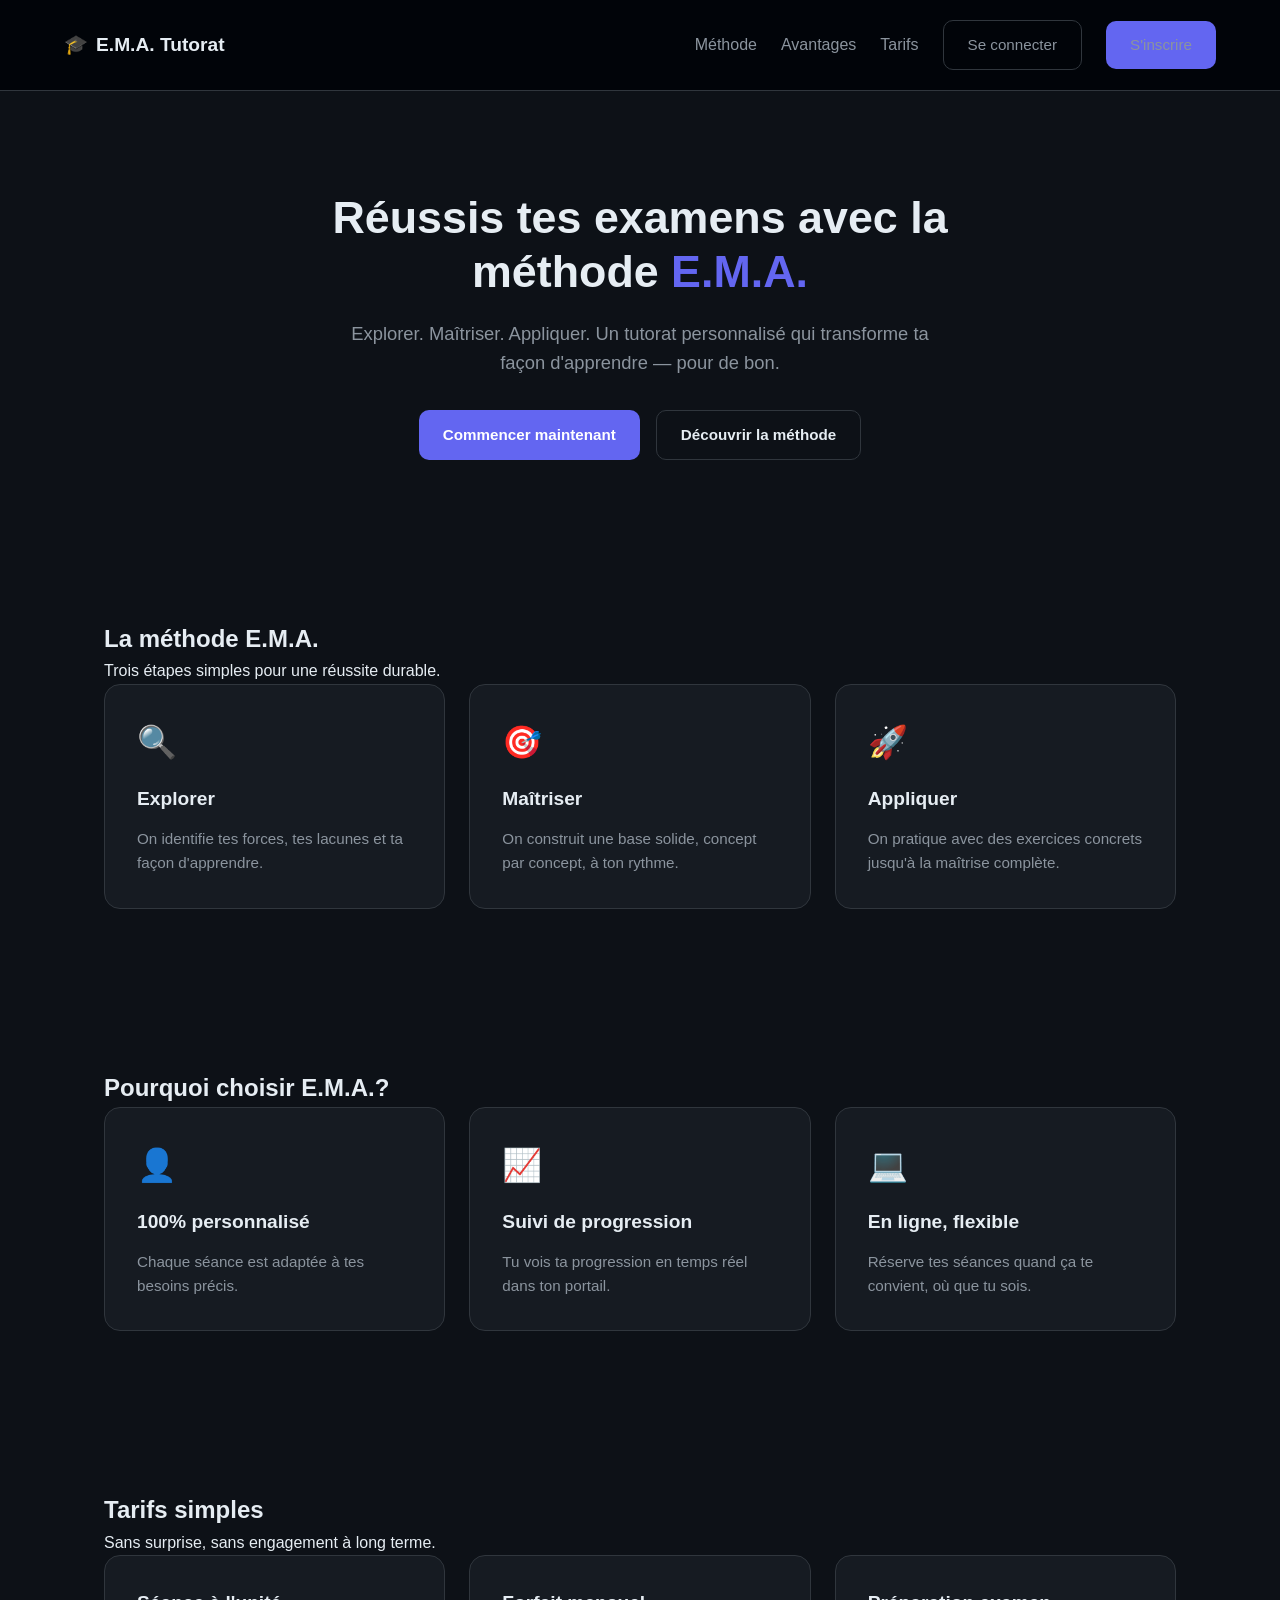
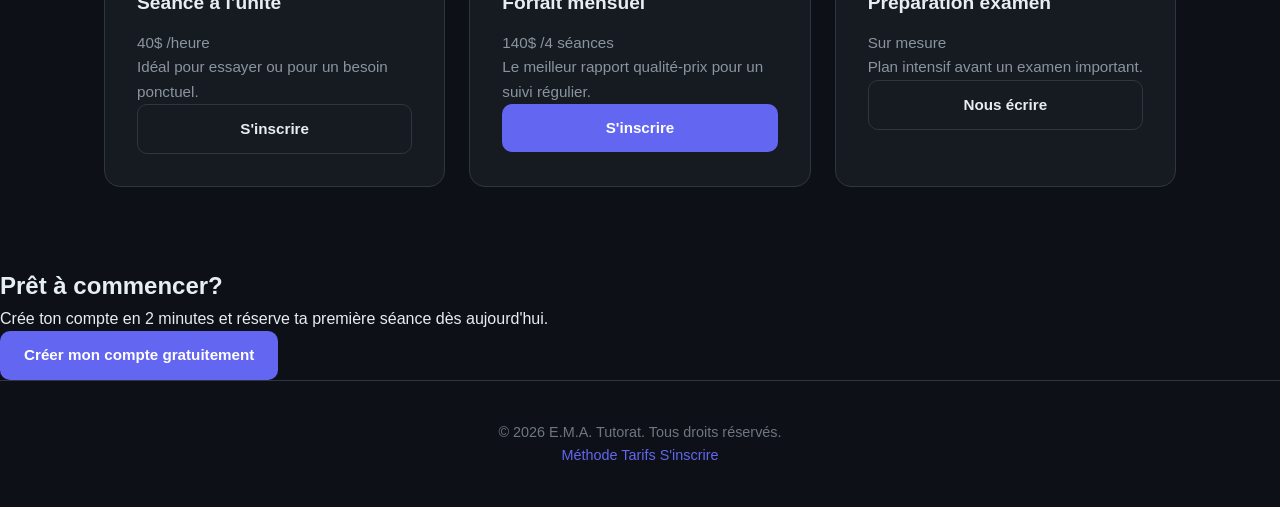
<file: index.html>
<!DOCTYPE html>
<html lang="fr-CA">
<head>
<meta charset="UTF-8">
<meta name="viewport" content="width=device-width, initial-scale=1.0">
<title>E.M.A. Tutorat — Réussis avec la méthode E.M.A.</title>
<meta name="description" content="Tutorat personnalisé au Québec. Méthode E.M.A. : Explorer, Maîtriser, Appliquer. Inscris-toi dès maintenant.">
<link rel="stylesheet" href="style.css">
</head>
<body>

<!-- ============================================
     NAVBAR
     ============================================ -->
<nav class="navbar">
  <div class="logo">
    <span>🎓</span> E.M.A. Tutorat
  </div>
  <div class="nav-links">
    <a href="#methode">Méthode</a>
    <a href="#avantages">Avantages</a>
    <a href="#tarifs">Tarifs</a>
    <a href="inscription.html" class="btn btn-secondary">Se connecter</a>
    <a href="inscription.html" class="btn btn-primary">S'inscrire</a>
  </div>
</nav>

<!-- ============================================
     HERO — Section principale
     ============================================ -->
<section class="hero">
  <h1>Réussis tes examens avec la méthode <span class="highlight">E.M.A.</span></h1>
  <p>
    Explorer. Maîtriser. Appliquer. Un tutorat personnalisé qui transforme
    ta façon d'apprendre — pour de bon.
  </p>
  <div class="hero-buttons">
    <a href="inscription.html" class="btn btn-primary">Commencer maintenant</a>
    <a href="#methode" class="btn btn-secondary">Découvrir la méthode</a>
  </div>
</section>

<!-- ============================================
     SECTION MÉTHODE (résumée)
     ============================================ -->
<section id="methode" class="section">
  <h2>La méthode E.M.A.</h2>
  <p class="section-subtitle">Trois étapes simples pour une réussite durable.</p>

  <div class="grid-3">
    <div class="card">
      <div class="card-icon">🔍</div>
      <h3>Explorer</h3>
      <p>On identifie tes forces, tes lacunes et ta façon d'apprendre.</p>
    </div>
    <div class="card">
      <div class="card-icon">🎯</div>
      <h3>Maîtriser</h3>
      <p>On construit une base solide, concept par concept, à ton rythme.</p>
    </div>
    <div class="card">
      <div class="card-icon">🚀</div>
      <h3>Appliquer</h3>
      <p>On pratique avec des exercices concrets jusqu'à la maîtrise complète.</p>
    </div>
  </div>
</section>

<!-- ============================================
     SECTION AVANTAGES (résumée)
     ============================================ -->
<section id="avantages" class="section section-alt">
  <h2>Pourquoi choisir E.M.A.?</h2>

  <div class="grid-3">
    <div class="card">
      <div class="card-icon">👤</div>
      <h3>100% personnalisé</h3>
      <p>Chaque séance est adaptée à tes besoins précis.</p>
    </div>
    <div class="card">
      <div class="card-icon">📈</div>
      <h3>Suivi de progression</h3>
      <p>Tu vois ta progression en temps réel dans ton portail.</p>
    </div>
    <div class="card">
      <div class="card-icon">💻</div>
      <h3>En ligne, flexible</h3>
      <p>Réserve tes séances quand ça te convient, où que tu sois.</p>
    </div>
  </div>
</section>

<!-- ============================================
     SECTION TARIFS (résumée)
     ============================================ -->
<section id="tarifs" class="section">
  <h2>Tarifs simples</h2>
  <p class="section-subtitle">Sans surprise, sans engagement à long terme.</p>

  <div class="grid-3">
    <div class="card">
      <h3>Séance à l'unité</h3>
      <p class="price">40$ <span>/heure</span></p>
      <p>Idéal pour essayer ou pour un besoin ponctuel.</p>
      <a href="inscription.html" class="btn btn-secondary btn-full">S'inscrire</a>
    </div>
    <div class="card card-highlight">
      <h3>Forfait mensuel</h3>
      <p class="price">140$ <span>/4 séances</span></p>
      <p>Le meilleur rapport qualité-prix pour un suivi régulier.</p>
      <a href="inscription.html" class="btn btn-primary btn-full">S'inscrire</a>
    </div>
    <div class="card">
      <h3>Préparation examen</h3>
      <p class="price">Sur mesure</p>
      <p>Plan intensif avant un examen important.</p>
      <a href="inscription.html" class="btn btn-secondary btn-full">Nous écrire</a>
    </div>
  </div>
</section>

<!-- ============================================
     CTA FINAL
     ============================================ -->
<section class="cta-final">
  <h2>Prêt à commencer?</h2>
  <p>Crée ton compte en 2 minutes et réserve ta première séance dès aujourd'hui.</p>
  <a href="inscription.html" class="btn btn-primary btn-lg">Créer mon compte gratuitement</a>
</section>

<!-- ============================================
     FOOTER
     ============================================ -->
<footer class="footer">
  <p>&copy; 2026 E.M.A. Tutorat. Tous droits réservés.</p>
  <div class="footer-links">
    <a href="#methode">Méthode</a>
    <a href="#tarifs">Tarifs</a>
    <a href="inscription.html">S'inscrire</a>
  </div>
</footer>

</body>
</html>
</file>
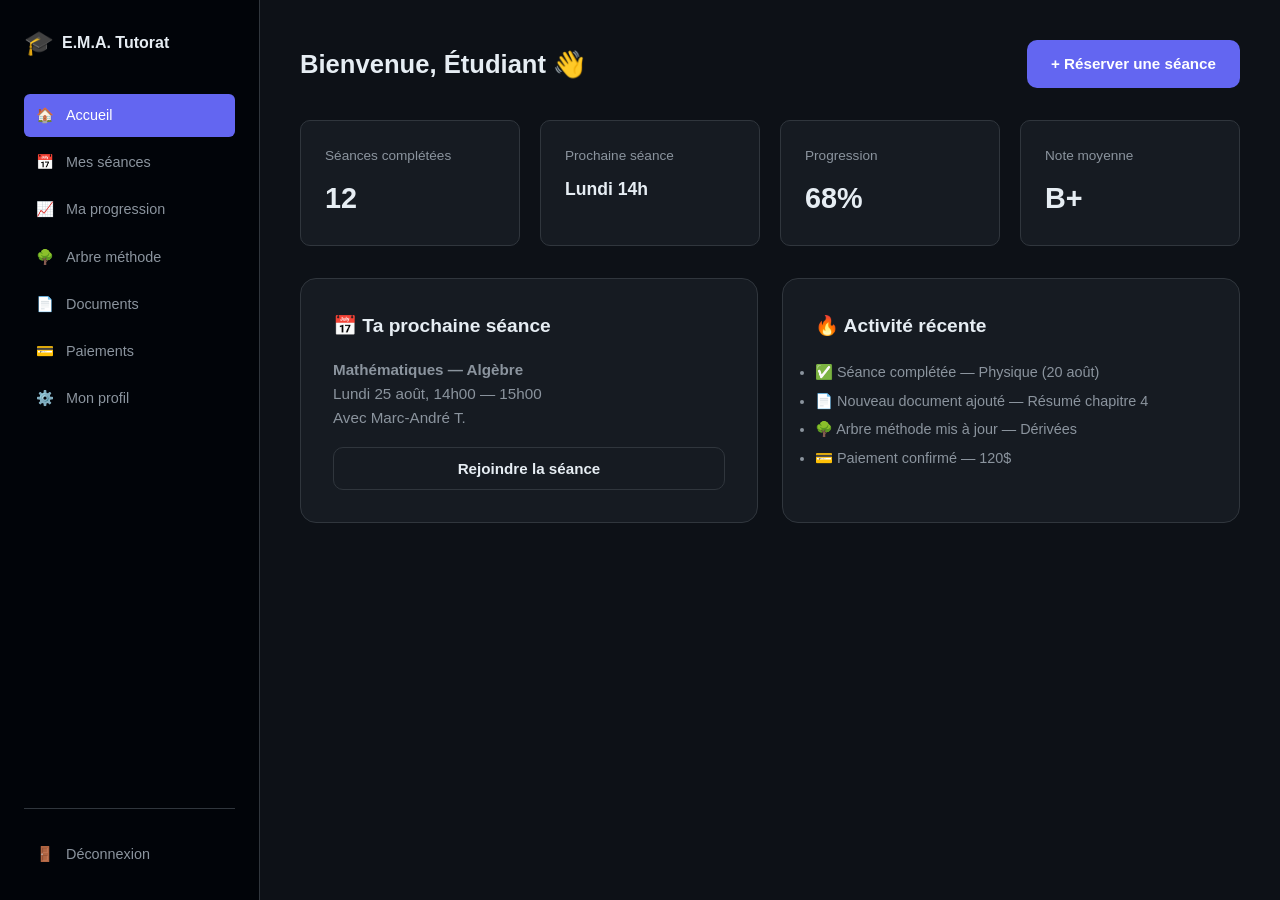
<file: dashboard.html>
<!DOCTYPE html>
<html lang="fr-CA">
<head>
<meta charset="UTF-8">
<meta name="viewport" content="width=device-width, initial-scale=1.0">
<title>Portail Étudiant — E.M.A. Tutorat</title>
<meta name="description" content="Ton tableau de bord personnel E.M.A. Tutorat.">
<link rel="stylesheet" href="style.css">
</head>
<body>

<div class="dashboard-container">

  <!-- ===================================
       SIDEBAR — Navigation latérale
       =================================== -->
  <aside class="sidebar">

    <div class="sidebar-logo">
      <span class="logo-icon">🎓</span>
      <strong>E.M.A. Tutorat</strong>
    </div>

    <nav class="sidebar-nav">
      <a href="#accueil" class="sidebar-link active" onclick="showSection('accueil', this)">
        <span>🏠</span> Accueil
      </a>
      <a href="#seances" class="sidebar-link" onclick="showSection('seances', this)">
        <span>📅</span> Mes séances
      </a>
      <a href="#progression" class="sidebar-link" onclick="showSection('progression', this)">
        <span>📈</span> Ma progression
      </a>
      <a href="#methode" class="sidebar-link" onclick="showSection('methode', this)">
        <span>🌳</span> Arbre méthode
      </a>
      <a href="#documents" class="sidebar-link" onclick="showSection('documents', this)">
        <span>📄</span> Documents
      </a>
      <a href="#paiements" class="sidebar-link" onclick="showSection('paiements', this)">
        <span>💳</span> Paiements
      </a>
      <a href="#profil" class="sidebar-link" onclick="showSection('profil', this)">
        <span>⚙️</span> Mon profil
      </a>
    </nav>

    <div style="margin-top: auto; padding-top: 24px; border-top: 1px solid var(--color-border);">
      <a href="index.html" class="sidebar-link">
        <span>🚪</span> Déconnexion
      </a>
    </div>

  </aside>

  <!-- ===================================
       CONTENU PRINCIPAL
       =================================== -->
  <main class="main-content">

    <!-- ============ SECTION ACCUEIL ============ -->
    <div id="section-accueil" class="dashboard-section">

      <div class="dashboard-header">
        <h1>Bienvenue, <span id="userFirstName">Étudiant</span> 👋</h1>
        <a href="#seances" class="btn btn-primary" onclick="showSection('seances', document.querySelectorAll('.sidebar-link')[1])">
          + Réserver une séance
        </a>
      </div>

      <!-- Cartes statistiques -->
      <div class="stat-cards">
        <div class="stat-card">
          <div class="stat-label">Séances complétées</div>
          <div class="stat-value">12</div>
        </div>
        <div class="stat-card">
          <div class="stat-label">Prochaine séance</div>
          <div class="stat-value" style="font-size: 1.1rem;">Lundi 14h</div>
        </div>
        <div class="stat-card">
          <div class="stat-label">Progression</div>
          <div class="stat-value">68%</div>
        </div>
        <div class="stat-card">
          <div class="stat-label">Note moyenne</div>
          <div class="stat-value">B+</div>
        </div>
      </div>

      <!-- Section double colonne : prochaine séance + activité récente -->
      <div class="grid-2">

        <div class="card">
          <h3>📅 Ta prochaine séance</h3>
          <p style="margin: 16px 0;">
            <strong>Mathématiques — Algèbre</strong><br>
            Lundi 25 août, 14h00 — 15h00<br>
            Avec Marc-André T.
          </p>
          <button class="btn btn-secondary btn-full" onclick="alert('Simulation : lien Zoom/Meet à venir')">
            Rejoindre la séance
          </button>
        </div>

        <div class="card">
          <h3>🔥 Activité récente</h3>
          <ul style="margin-top: 16px; color: var(--color-text-muted); font-size: 0.9rem; line-height: 2;">
            <li>✅ Séance complétée — Physique (20 août)</li>
            <li>📄 Nouveau document ajouté — Résumé chapitre 4</li>
            <li>🌳 Arbre méthode mis à jour — Dérivées</li>
            <li>💳 Paiement confirmé — 120$</li>
          </ul>
        </div>

      </div>

    </div>

    <!-- ============ SECTION SÉANCES ============ -->
    <div id="section-seances" class="dashboard-section" style="display:none;">

      <div class="dashboard-header">
        <h1>Mes séances</h1>
      </div>

      <div class="card" style="margin-bottom: 24px;">
        <h3>📆 Réserver une nouvelle séance</h3>
        <p style="color: var(--color-text-muted); margin: 12px 0 20px;">
          Choisis un créneau disponible dans le calendrier ci-dessous.
        </p>
        <!-- Intégration Cal.com (remplacer TON-USERNAME) -->
        <div style="background: var(--color-bg-darker); border: 1px dashed var(--color-border); border-radius: var(--radius-md); padding: 40px; text-align: center; color: var(--color-text-dim);">
          [ Widget Cal.com sera intégré ici — iframe Cal.com ]
        </div>
      </div>

      <div class="card">
        <h3>📋 Historique de mes séances</h3>
        <table style="width: 100%; margin-top: 16px; border-collapse: collapse;">
          <thead>
            <tr style="border-bottom: 1px solid var(--color-border); text-align: left;">
              <th style="padding: 10px; color: var(--color-text-muted); font-size: 0.85rem;">Date</th>
              <th style="padding: 10px; color: var(--color-text-muted); font-size: 0.85rem;">Matière</th>
              <th style="padding: 10px; color: var(--color-text-muted); font-size: 0.85rem;">Tuteur</th>
              <th style="padding: 10px; color: var(--color-text-muted); font-size: 0.85rem;">Statut</th>
            </tr>
          </thead>
          <tbody id="tableSeances">
            <tr style="border-bottom: 1px solid var(--color-border);">
              <td style="padding: 10px;">20 août 2026</td>
              <td style="padding: 10px;">Physique</td>
              <td style="padding: 10px;">Marc-André T.</td>
              <td style="padding: 10px;"><span style="color: var(--color-secondary);">✅ Complétée</span></td>
            </tr>
            <tr style="border-bottom: 1px solid var(--color-border);">
              <td style="padding: 10px;">13 août 2026</td>
              <td style="padding: 10px;">Mathématiques</td>
              <td style="padding: 10px;">Marc-André T.</td>
              <td style="padding: 10px;"><span style="color: var(--color-secondary);">✅ Complétée</span></td>
            </tr>
            <tr>
              <td style="padding: 10px;">25 août 2026</td>
              <td style="padding: 10px;">Mathématiques</td>
              <td style="padding: 10px;">Marc-André T.</td>
              <td style="padding: 10px;"><span style="color: var(--color-accent);">🕓 À venir</span></td>
            </tr>
          </tbody>
        </table>
      </div>

    </div>

    <!-- ============ SECTION PROGRESSION ============ -->
    <div id="section-progression" class="dashboard-section" style="display:none;">

      <div class="dashboard-header">
        <h1>Ma progression</h1>
      </div>

      <div class="grid-2">
        <div class="card">
          <h3>📊 Progression par matière</h3>
          <div style="margin-top: 20px;">

            <div style="margin-bottom: 16px;">
              <div style="display:flex; justify-content:space-between; margin-bottom:6px; font-size:0.9rem;">
                <span>Mathématiques</span><span>75%</span>
              </div>
              <div style="background: var(--color-bg-darker); border-radius: 8px; height: 8px; overflow: hidden;">
                <div style="background: var(--color-primary); height: 100%; width: 75%;"></div>
              </div>
            </div>

            <div style="margin-bottom: 16px;">
              <div style="display:flex; justify-content:space-between; margin-bottom:6px; font-size:0.9rem;">
                <span>Physique</span><span>60%</span>
              </div>
              <div style="background: var(--color-bg-darker); border-radius: 8px; height: 8px; overflow: hidden;">
                <div style="background: var(--color-secondary); height: 100%; width: 60%;"></div>
              </div>
            </div>

            <div>
              <div style="display:flex; justify-content:space-between; margin-bottom:6px; font-size:0.9rem;">
                <span>Chimie</span><span>45%</span>
              </div>
              <div style="background: var(--color-bg-darker); border-radius: 8px; height: 8px; overflow: hidden;">
                <div style="background: var(--color-accent); height: 100%; width: 45%;"></div>
              </div>
            </div>

          </div>
        </div>

        <div class="card">
          <h3>🎯 Objectifs actuels</h3>
          <ul style="margin-top: 16px; color: var(--color-text-muted); font-size: 0.9rem; line-height: 2;">
            <li>☐ Maîtriser les dérivées (Mathématiques)</li>
            <li>☑ Comprendre les lois de Newton (Physique)</li>
            <li>☐ Réviser la stœchiométrie (Chimie)</li>
            <li>☐ Pratiquer 5 examens blancs avant l'examen final</li>
          </ul>
        </div>
      </div>

    </div>

    <!-- ============ SECTION ARBRE MÉTHODE ============ -->
    <div id="section-methode" class="dashboard-section" style="display:none;">

      <div class="dashboard-header">
        <h1>Arbre méthode E.M.A.</h1>
      </div>

      <div class="card">
        <p style="color: var(--color-text-muted); margin-bottom: 24px;">
          Visualise comment chaque concept se connecte pour bâtir ta compréhension globale.
        </p>
        <div style="background: var(--color-bg-darker); border: 1px dashed var(--color-border); border-radius: var(--radius-md); padding: 60px; text-align: center; color: var(--color-text-dim);">
          🌳 [ Visualisation de l'arbre méthode à intégrer — prochaine étape ]
        </div>
      </div>

    </div>

    <!-- ============ SECTION DOCUMENTS ============ -->
    <div id="section-documents" class="dashboard-section" style="display:none;">

      <div class="dashboard-header">
        <h1>Mes documents</h1>
      </div>

      <div class="card">
        <table style="width: 100%; border-collapse: collapse;">
          <thead>
            <tr style="border-bottom: 1px solid var(--color-border); text-align: left;">
              <th style="padding: 10px; color: var(--color-text-muted); font-size: 0.85rem;">Nom</th>
              <th style="padding: 10px; color: var(--color-text-muted); font-size: 0.85rem;">Matière</th>
              <th style="padding: 10px; color: var(--color-text-muted); font-size: 0.85rem;">Date</th>
              <th style="padding: 10px; color: var(--color-text-muted); font-size: 0.85rem;"></th>
            </tr>
          </thead>
          <tbody>
            <tr style="border-bottom: 1px solid var(--color-border);">
              <td style="padding: 10px;">📄 Résumé chapitre 4 — Dérivées</td>
              <td style="padding: 10px;">Mathématiques</td>
              <td style="padding: 10px;">20 août 2026</td>
              <td style="padding: 10px;"><a href="#" class="btn btn-secondary" style="padding: 6px 14px; font-size:0.85rem;">Télécharger</a></td>
            </tr>
            <tr>
              <td style="padding: 10px;">📄 Formulaire lois de Newton</td>
              <td style="padding: 10px;">Physique</td>
              <td style="padding: 10px;">13 août 2026</td>
              <td style="padding: 10px;"><a href="#" class="btn btn-secondary" style="padding: 6px 14px; font-size:0.85rem;">Télécharger</a></td>
            </tr>
          </tbody>
        </table>
      </div>

    </div>

    <!-- ============ SECTION PAIEMENTS ============ -->
    <div id="section-paiements" class="dashboard-section" style="display:none;">

      <div class="dashboard-header">
        <h1>Paiements</h1>
      </div>

      <div class="grid-2">
        <div class="card">
          <h3>💳 Solde actuel</h3>
          <p style="font-size: 2rem; font-weight: 700; margin: 16px 0; color: var(--color-secondary);">0,00 $</p>
          <p style="color: var(--color-text-muted); font-size: 0.9rem;">Aucun montant dû. Merci!</p>
        </div>

        <div class="card">
          <h3>📤 Effectuer un paiement Interac</h3>
          <p style="color: var(--color-text-muted); margin: 12px 0;">
            Envoie ton virement Interac à :
          </p>
          <p style="background: var(--color-bg-darker); padding: 12px; border-radius: var(--radius-sm); font-weight: 600; text-align: center;">
            paiement@ema-tutorat.ca
          </p>
        </div>
      </div>

      <div class="card" style="margin-top: 24px;">
        <h3>📋 Historique des paiements</h3>
        <table style="width: 100%; margin-top: 16px; border-collapse: collapse;">
          <thead>
            <tr style="border-bottom: 1px solid var(--color-border); text-align: left;">
              <th style="padding: 10px; color: var(--color-text-muted); font-size: 0.85rem;">Date</th>
              <th style="padding: 10px; color: var(--color-text-muted); font-size: 0.85rem;">Montant</th>
              <th style="padding: 10px; color: var(--color-text-muted); font-size: 0.85rem;">Statut</th>
            </tr>
          </thead>
          <tbody>
            <tr>
              <td style="padding: 10px;">15 août 2026</td>
              <td style="padding: 10px;">120,00 $</td>
              <td style="padding: 10px;"><span style="color: var(--color-secondary);">✅ Confirmé</span></td>
            </tr>
          </tbody>
        </table>
      </div>

    </div>

    <!-- ============ SECTION PROFIL ============ -->
    <div id="section-profil" class="dashboard-section" style="display:none;">

      <div class="dashboard-header">
        <h1>Mon profil</h1>
      </div>

      <div class="card" style="max-width: 500px;">
        <form class="auth-form" onsubmit="return saveProfile(event)">

          <div class="form-row">
            <div class="form-group">
              <label for="profPrenom">Prénom</label>
              <input type="text" id="profPrenom" value="Étudiant">
            </div>
            <div class="form-group">
              <label for="profNom">Nom</label>
              <input type="text" id="profNom" value="Test">
            </div>
          </div>

          <div class="form-group">
            <label for="profEmail">Courriel</label>
            <input type="email" id="profEmail" value="etudiant@exemple.com">
          </div>

          <div class="form-group">
            <label for="profTel">Téléphone</label>
            <input type="tel" id="profTel" value="514-000-0000">
          </div>

          <div class="form-group">
            <label for="profNiveau">Niveau scolaire</label>
            <select id="profNiveau">
              <option>Secondaire 1</option>
              <option>Secondaire 2</option>
              <option>Secondaire 3</option>
              <option>Secondaire 4</option>
              <option selected>Secondaire 5</option>
              <option>Cégep</option>
              <option>Université</option>
            </select>
          </div>

          <button type="submit" class="btn btn-primary btn-full">Enregistrer les modifications</button>

        </form>
      </div>

    </div>

  </main>

</div>

<script>
// ============================================
// NAVIGATION ENTRE SECTIONS DU DASHBOARD
// ============================================
function showSection(sectionName, linkElement) {
  // Cacher toutes les sections
  document.querySelectorAll('.dashboard-section').forEach(section => {
    section.style.display = 'none';
  });

  // Afficher la section demandée
  const target = document.getElementById('section-' + sectionName);
  if (target) target.style.display = 'block';

  // Mettre à jour l'état actif dans la sidebar
  document.querySelectorAll('.sidebar-link').forEach(link => {
    link.classList.remove('active');
  });
  if (linkElement) linkElement.classList.add('active');
}

// ============================================
// SIMULATION SAUVEGARDE PROFIL
// ============================================
function saveProfile(event) {
  event.preventDefault();
  alert('Profil mis à jour (simulation) ✅');
  return false;
}

// ============================================
// AU CHARGEMENT : afficher prénom personnalisé si disponible
// ============================================
window.addEventListener('DOMContentLoaded', () => {
  const savedName = localStorage.getItem('ema_prenom');
  if (savedName) {
    document.getElementById('userFirstName').textContent = savedName;
  }
});
</script>

</body>
</html>
</file>
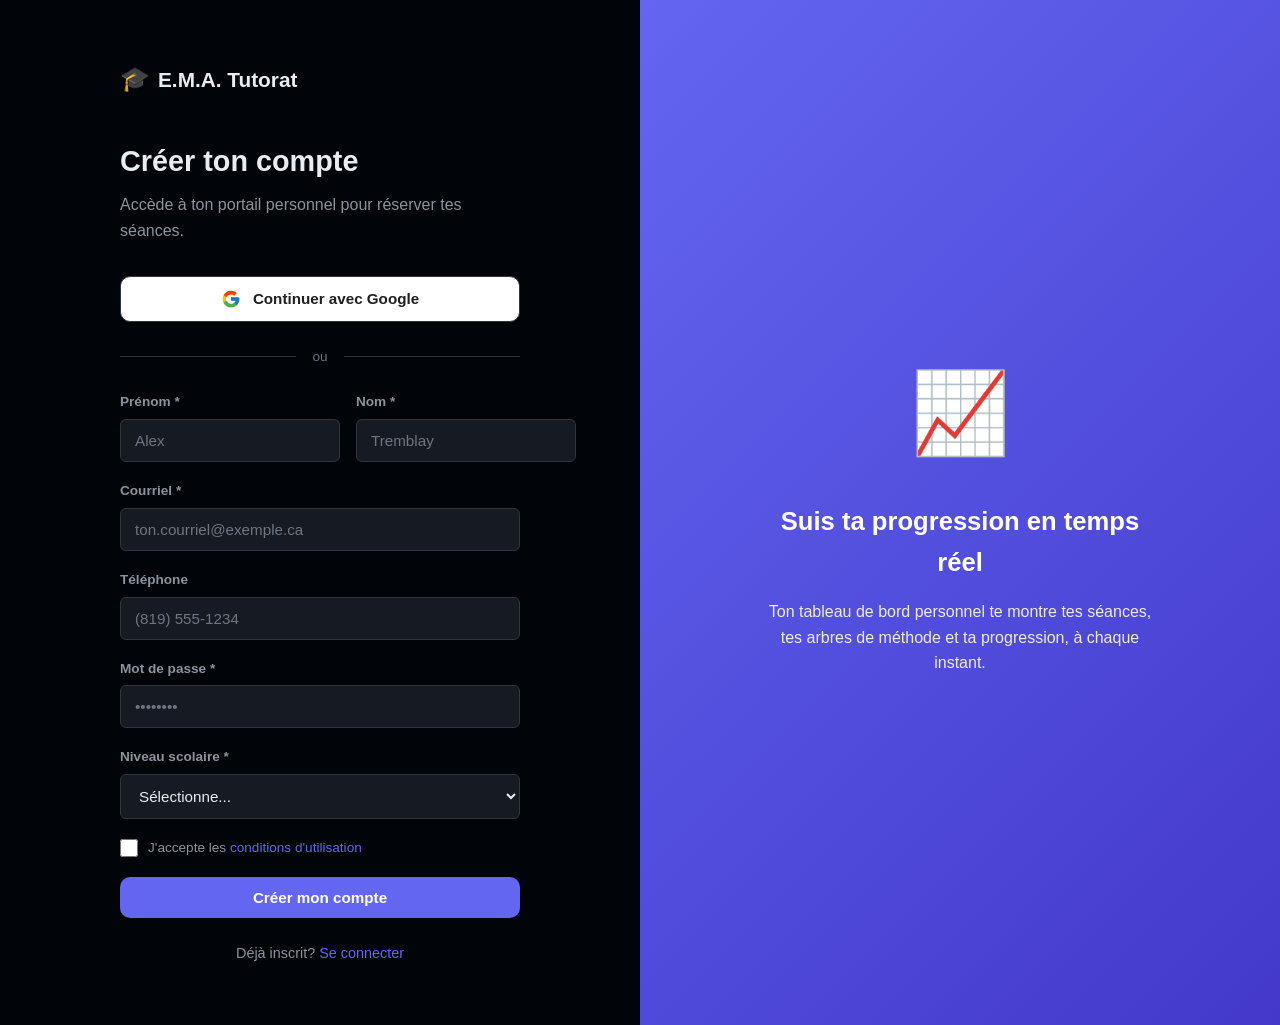
<file: inscription.html>
<!DOCTYPE html>
<html lang="fr-CA">
<head>
<meta charset="UTF-8">
<meta name="viewport" content="width=device-width, initial-scale=1.0">
<title>Inscription — E.M.A. Tutorat</title>
<meta name="description" content="Crée ton compte E.M.A. Tutorat et accède à ton portail personnel.">
<link rel="stylesheet" href="style.css">
</head>
<body class="auth-body">

<div class="auth-container">

  <!-- ===================================
       COLONNE GAUCHE : Formulaire
       =================================== -->
  <div class="auth-left">

    <div class="auth-logo">
      <span class="logo-icon">🎓</span>
      <strong>E.M.A. Tutorat</strong>
    </div>

    <h1 class="auth-title">Créer ton compte</h1>
    <p class="auth-sub">Accède à ton portail personnel pour réserver tes séances.</p>

    <!-- Bouton Google -->
    <button class="btn-google" onclick="alert('Simulation : Connexion Google à venir')">
      <svg width="20" height="20" viewBox="0 0 48 48">
        <path fill="#FFC107" d="M43.6 20.5h-1.9V20H24v8h11.3c-1.6 4.7-6.1 8-11.3 8-6.6 0-12-5.4-12-12s5.4-12 12-12c3.1 0 5.9 1.2 8 3.1l5.7-5.7C34.6 6.1 29.6 4 24 4 12.9 4 4 12.9 4 24s8.9 20 20 20 20-8.9 20-20c0-1.3-.1-2.7-.4-3.5z"/>
        <path fill="#FF3D00" d="M6.3 14.7l6.6 4.8C14.6 15.6 18.9 13 24 13c3.1 0 5.9 1.2 8 3.1l5.7-5.7C34.6 6.1 29.6 4 24 4c-7.5 0-14 4.2-17.3 10.4z"/>
        <path fill="#4CAF50" d="M24 44c5.5 0 10.4-1.9 14.2-5l-6.6-5.6c-2 1.4-4.6 2.2-7.6 2.2-5.2 0-9.6-3.3-11.3-8l-6.6 5.1C9.9 39.8 16.4 44 24 44z"/>
        <path fill="#1976D2" d="M43.6 20.5h-1.9V20H24v8h11.3c-.8 2.3-2.3 4.2-4.2 5.6l6.6 5.6C41.4 36.1 44 30.5 44 24c0-1.3-.1-2.7-.4-3.5z"/>
      </svg>
      Continuer avec Google
    </button>

    <div class="auth-divider">
      <span>ou</span>
    </div>

    <!-- Formulaire classique -->
    <form id="inscription-form" class="auth-form" onsubmit="return handleInscription(event)">

      <div class="form-row">
        <div class="form-group">
          <label for="prenom">Prénom *</label>
          <input type="text" id="prenom" name="prenom" required placeholder="Alex">
        </div>
        <div class="form-group">
          <label for="nom">Nom *</label>
          <input type="text" id="nom" name="nom" required placeholder="Tremblay">
        </div>
      </div>

      <div class="form-group">
        <label for="email">Courriel *</label>
        <input type="email" id="email" name="email" required placeholder="ton.courriel@exemple.ca">
      </div>

      <div class="form-group">
        <label for="telephone">Téléphone</label>
        <input type="tel" id="telephone" name="telephone" placeholder="(819) 555-1234">
      </div>

      <div class="form-group">
        <label for="password">Mot de passe *</label>
        <input type="password" id="password" name="password" required placeholder="••••••••" minlength="6">
      </div>

      <div class="form-group">
        <label for="niveau">Niveau scolaire *</label>
        <select id="niveau" name="niveau" required>
          <option value="">Sélectionne...</option>
          <option value="secondaire3">Secondaire 3</option>
          <option value="secondaire4">Secondaire 4</option>
          <option value="secondaire5">Secondaire 5</option>
          <option value="cegep">Cégep</option>
        </select>
      </div>

      <div class="form-group checkbox-group">
        <input type="checkbox" id="terms" name="terms" required>
        <label for="terms">J'accepte les <a href="#" target="_blank">conditions d'utilisation</a></label>
      </div>

      <button type="submit" class="btn btn-primary btn-full">Créer mon compte</button>

    </form>

    <p class="auth-footer-text">
      Déjà inscrit? <a href="dashboard.html">Se connecter</a>
    </p>

  </div>

  <!-- ===================================
       COLONNE DROITE : Image/Info
       =================================== -->
  <div class="auth-right">
    <div class="auth-right-content">
      <div class="auth-graphic">📈</div>
      <h2>Suis ta progression en temps réel</h2>
      <p>Ton tableau de bord personnel te montre tes séances, tes arbres de méthode et ta progression, à chaque instant.</p>
    </div>
  </div>

</div>

<script>
// ============================================
// SIMULATION D'INSCRIPTION (pas de vrai backend pour l'instant)
// ============================================
function handleInscription(event) {
  event.preventDefault();

  const prenom = document.getElementById('prenom').value;
  const email = document.getElementById('email').value;

  // Simulation : on affiche une confirmation, puis redirige vers dashboard
  alert(`Bienvenue ${prenom}! Ton compte a été créé (simulation).\nTu vas être redirigé vers ton portail.`);

  // Redirection vers le dashboard
  window.location.href = 'dashboard.html';

  return false;
}
</script>

</body>
</html>
</file>
<file: style.css>
/* ============================================
   E.M.A. TUTORAT — STYLE.CSS COMPLET
   Landing page + Auth (inscription) + Dashboard
   ============================================ */

/* ============================================
   1. RESET & VARIABLES GLOBALES
   ============================================ */
* {
  margin: 0;
  padding: 0;
  box-sizing: border-box;
}

:root {
  /* Couleurs principales */
  --color-bg-dark: #0d1117;
  --color-bg-darker: #010409;
  --color-bg-card: #161b22;
  --color-border: #30363d;

  --color-primary: #6366f1;
  --color-primary-hover: #4f46e5;
  --color-secondary: #22c55e;
  --color-accent: #f59e0b;
  --color-danger: #ef4444;

  --color-text: #e6edf3;
  --color-text-muted: #8b949e;
  --color-text-dim: #6e7681;

  --radius-sm: 6px;
  --radius-md: 10px;
  --radius-lg: 16px;

  --shadow-sm: 0 1px 3px rgba(0,0,0,0.3);
  --shadow-md: 0 4px 12px rgba(0,0,0,0.4);
  --shadow-lg: 0 8px 24px rgba(0,0,0,0.5);

  --font-main: 'Inter', -apple-system, BlinkMacSystemFont, 'Segoe UI', sans-serif;
}

body {
  font-family: var(--font-main);
  background: var(--color-bg-dark);
  color: var(--color-text);
  line-height: 1.6;
}

a {
  color: var(--color-primary);
  text-decoration: none;
}

img { max-width: 100%; display: block; }

/* ============================================
   2. BOUTONS GÉNÉRIQUES
   ============================================ */
.btn {
  display: inline-flex;
  align-items: center;
  justify-content: center;
  gap: 8px;
  padding: 12px 24px;
  border-radius: var(--radius-md);
  font-weight: 600;
  font-size: 0.95rem;
  border: none;
  cursor: pointer;
  transition: all 0.2s ease;
  text-align: center;
}

.btn-primary {
  background: var(--color-primary);
  color: white;
}
.btn-primary:hover {
  background: var(--color-primary-hover);
  transform: translateY(-1px);
}

.btn-secondary {
  background: transparent;
  border: 1px solid var(--color-border);
  color: var(--color-text);
}
.btn-secondary:hover {
  background: var(--color-bg-card);
}

.btn-full { width: 100%; }

/* ============================================
   3. NAVBAR (Landing page)
   ============================================ */
.navbar {
  display: flex;
  justify-content: space-between;
  align-items: center;
  padding: 20px 5%;
  border-bottom: 1px solid var(--color-border);
  background: var(--color-bg-darker);
  position: sticky;
  top: 0;
  z-index: 100;
}

.navbar .logo {
  display: flex;
  align-items: center;
  gap: 8px;
  font-weight: 700;
  font-size: 1.2rem;
}

.navbar .nav-links {
  display: flex;
  gap: 24px;
  align-items: center;
}

.navbar .nav-links a {
  color: var(--color-text-muted);
  font-weight: 500;
}
.navbar .nav-links a:hover { color: var(--color-text); }

/* ============================================
   4. HERO SECTION (Landing page)
   ============================================ */
.hero {
  text-align: center;
  padding: 100px 5% 80px;
  max-width: 900px;
  margin: 0 auto;
}

.hero h1 {
  font-size: 2.8rem;
  font-weight: 800;
  margin-bottom: 20px;
  line-height: 1.2;
}

.hero .highlight {
  color: var(--color-primary);
}

.hero p {
  font-size: 1.15rem;
  color: var(--color-text-muted);
  margin-bottom: 32px;
  max-width: 600px;
  margin-left: auto;
  margin-right: auto;
}

.hero-buttons {
  display: flex;
  gap: 16px;
  justify-content: center;
  flex-wrap: wrap;
}

/* ============================================
   5. SECTIONS GÉNÉRIQUES (Landing page)
   ============================================ */
.section {
  padding: 80px 5%;
  max-width: 1200px;
  margin: 0 auto;
}

.section-title {
  text-align: center;
  font-size: 2rem;
  font-weight: 700;
  margin-bottom: 16px;
}

.section-sub {
  text-align: center;
  color: var(--color-text-muted);
  margin-bottom: 48px;
  max-width: 600px;
  margin-left: auto;
  margin-right: auto;
}

.grid-3 {
  display: grid;
  grid-template-columns: repeat(3, 1fr);
  gap: 24px;
}

.grid-2 {
  display: grid;
  grid-template-columns: repeat(2, 1fr);
  gap: 24px;
}

.card {
  background: var(--color-bg-card);
  border: 1px solid var(--color-border);
  border-radius: var(--radius-lg);
  padding: 32px;
  transition: all 0.2s ease;
}

.card:hover {
  border-color: var(--color-primary);
  transform: translateY(-2px);
}

.card-icon {
  font-size: 2rem;
  margin-bottom: 16px;
}

.card h3 {
  font-size: 1.2rem;
  margin-bottom: 12px;
}

.card p {
  color: var(--color-text-muted);
  font-size: 0.95rem;
}

/* ============================================
   6. FOOTER (Landing page)
   ============================================ */
.footer {
  border-top: 1px solid var(--color-border);
  padding: 40px 5%;
  text-align: center;
  color: var(--color-text-dim);
  font-size: 0.9rem;
}

/* ============================================
   7. AUTH PAGES (inscription.html)
   ============================================ */
.auth-body {
  background: var(--color-bg-darker);
  min-height: 100vh;
}

.auth-container {
  display: grid;
  grid-template-columns: 1fr 1fr;
  min-height: 100vh;
}

.auth-left {
  display: flex;
  flex-direction: column;
  justify-content: center;
  padding: 60px 80px;
  max-width: 560px;
  margin: 0 auto;
  width: 100%;
}

.auth-logo {
  display: flex;
  align-items: center;
  gap: 8px;
  font-weight: 700;
  font-size: 1.3rem;
  margin-bottom: 40px;
}

.logo-icon { font-size: 1.5rem; }

.auth-title {
  font-size: 1.8rem;
  font-weight: 700;
  margin-bottom: 8px;
}

.auth-sub {
  color: var(--color-text-muted);
  margin-bottom: 32px;
}

.btn-google {
  display: flex;
  align-items: center;
  justify-content: center;
  gap: 12px;
  width: 100%;
  padding: 12px;
  background: white;
  color: #1f1f1f;
  border: 1px solid var(--color-border);
  border-radius: var(--radius-md);
  font-weight: 600;
  font-size: 0.95rem;
  cursor: pointer;
  transition: all 0.2s ease;
}

.btn-google:hover {
  background: #f5f5f5;
  transform: translateY(-1px);
}

.auth-divider {
  display: flex;
  align-items: center;
  text-align: center;
  margin: 24px 0;
  color: var(--color-text-dim);
  font-size: 0.85rem;
}

.auth-divider::before,
.auth-divider::after {
  content: '';
  flex: 1;
  border-bottom: 1px solid var(--color-border);
}

.auth-divider span {
  padding: 0 16px;
}

.auth-form {
  display: flex;
  flex-direction: column;
  gap: 18px;
}

.form-row {
  display: grid;
  grid-template-columns: 1fr 1fr;
  gap: 16px;
}

.form-group {
  display: flex;
  flex-direction: column;
  gap: 6px;
}

.form-group label {
  font-size: 0.85rem;
  font-weight: 600;
  color: var(--color-text-muted);
}

.form-group input,
.form-group select {
  padding: 12px 14px;
  background: var(--color-bg-card);
  border: 1px solid var(--color-border);
  border-radius: var(--radius-sm);
  color: var(--color-text);
  font-size: 0.95rem;
  font-family: var(--font-main);
  transition: border-color 0.2s ease;
}

.form-group input:focus,
.form-group select:focus {
  outline: none;
  border-color: var(--color-primary);
}

.form-group input::placeholder {
  color: var(--color-text-dim);
}

.checkbox-group {
  flex-direction: row;
  align-items: center;
  gap: 10px;
}

.checkbox-group input[type="checkbox"] {
  width: 18px;
  height: 18px;
  accent-color: var(--color-primary);
  cursor: pointer;
}

.checkbox-group label {
  font-size: 0.85rem;
  color: var(--color-text-muted);
  font-weight: 400;
}

.auth-footer-text {
  text-align: center;
  margin-top: 24px;
  color: var(--color-text-muted);
  font-size: 0.9rem;
}

.auth-right {
  background: linear-gradient(135deg, var(--color-primary) 0%, #4338ca 100%);
  display: flex;
  align-items: center;
  justify-content: center;
  padding: 60px;
}

.auth-right-content {
  max-width: 400px;
  text-align: center;
  color: white;
}

.auth-graphic {
  font-size: 5rem;
  margin-bottom: 24px;
}

.auth-right-content h2 {
  font-size: 1.6rem;
  margin-bottom: 16px;
}

.auth-right-content p {
  opacity: 0.9;
  line-height: 1.6;
}

/* ============================================
   8. DASHBOARD (dashboard.html) — à venir
   ============================================ */
.dashboard-container {
  display: grid;
  grid-template-columns: 260px 1fr;
  min-height: 100vh;
}

.sidebar {
  background: var(--color-bg-darker);
  border-right: 1px solid var(--color-border);
  padding: 24px;
  display: flex;
  flex-direction: column;
}

.sidebar-logo {
  display: flex;
  align-items: center;
  gap: 8px;
  font-weight: 700;
  margin-bottom: 32px;
}

.sidebar-nav {
  display: flex;
  flex-direction: column;
  gap: 4px;
}

.sidebar-link {
  display: flex;
  align-items: center;
  gap: 12px;
  padding: 10px 12px;
  border-radius: var(--radius-sm);
  color: var(--color-text-muted);
  font-weight: 500;
  font-size: 0.9rem;
  transition: all 0.2s ease;
}

.sidebar-link:hover {
  background: var(--color-bg-card);
  color: var(--color-text);
}

.sidebar-link.active {
  background: var(--color-primary);
  color: white;
}

.main-content {
  padding: 40px;
  overflow-y: auto;
}

.dashboard-header {
  display: flex;
  justify-content: space-between;
  align-items: center;
  margin-bottom: 32px;
}

.dashboard-header h1 {
  font-size: 1.6rem;
}

.stat-cards {
  display: grid;
  grid-template-columns: repeat(4, 1fr);
  gap: 20px;
  margin-bottom: 32px;
}

.stat-card {
  background: var(--color-bg-card);
  border: 1px solid var(--color-border);
  border-radius: var(--radius-md);
  padding: 24px;
}

.stat-card .stat-label {
  color: var(--color-text-muted);
  font-size: 0.85rem;
  margin-bottom: 8px;
}

.stat-card .stat-value {
  font-size: 1.8rem;
  font-weight: 700;
}

/* ============================================
   9. RESPONSIVE
   ============================================ */
@media (max-width: 900px) {
  .auth-container {
    grid-template-columns: 1fr;
  }
  .auth-right {
    display: none;
  }
  .auth-left {
    padding: 40px 24px;
  }
  .grid-3, .grid-2 {
    grid-template-columns: 1fr;
  }
  .dashboard-container {
    grid-template-columns: 1fr;
  }
  .sidebar {
    display: none;
  }
  .stat-cards {
    grid-template-columns: repeat(2, 1fr);
  }
  .hero h1 {
    font-size: 2rem;
  }
  .form-row {
    grid-template-columns: 1fr;
  }
}
</file>
